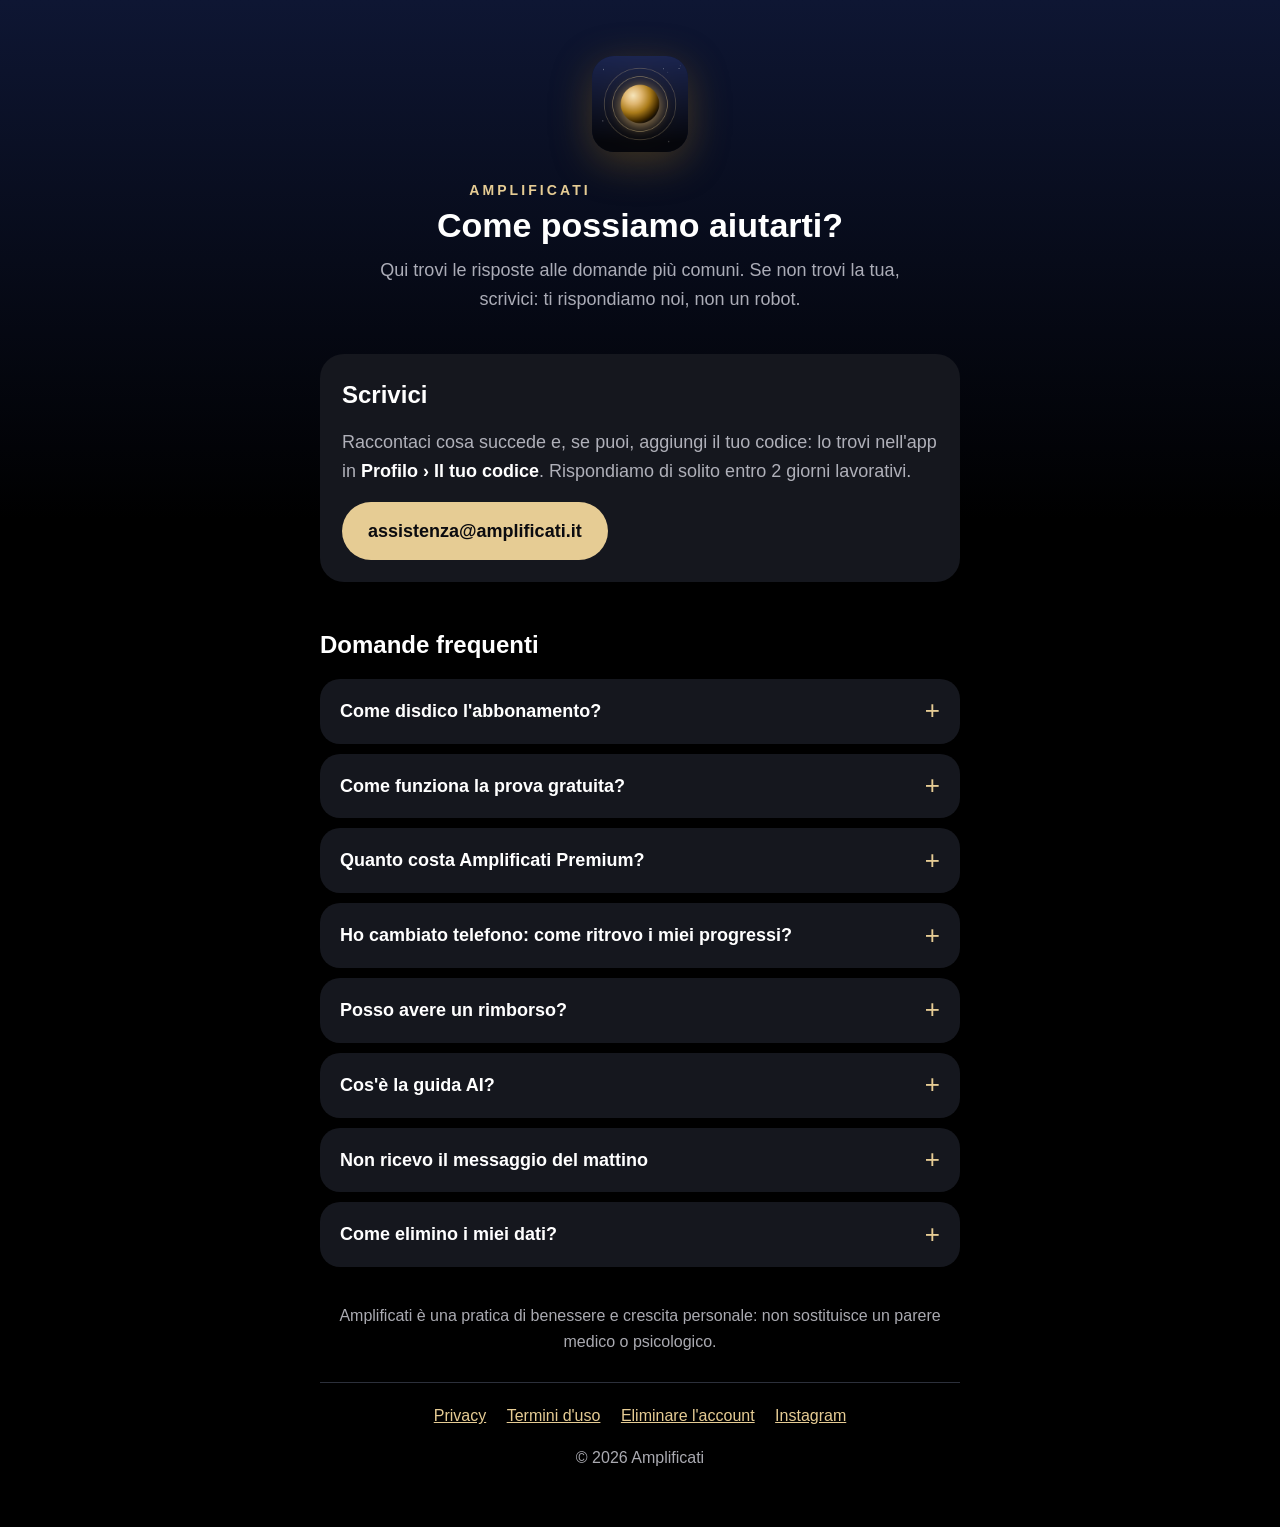
<file: index.html>
<!doctype html>
<html lang="it">
<head>
  <meta charset="utf-8">
  <meta name="viewport" content="width=device-width, initial-scale=1">
  <title>Amplificati · Assistenza</title>
  <meta name="description" content="Assistenza di Amplificati, l'app per la manifestazione e la legge d'attrazione: contatti e domande frequenti su abbonamento, prova gratuita, guida AI e dati.">
  <link rel="icon" href="icona.png">
  <link rel="apple-touch-icon" href="icona.png">
  <style>
    :root {
      --sfondo: #000;
      --sfondo-alto: #0e1633;
      --scheda: #15171e;
      --bordo: #2c303b;
      --testo: #fff;
      --secondario: rgba(235, 235, 245, 0.72);
      --accento: #e6cc94;
      --su-accento: #0b0b0f;
    }
    * { box-sizing: border-box; }
    html { -webkit-text-size-adjust: 100%; }
    body {
      margin: 0;
      background: linear-gradient(180deg, var(--sfondo-alto) 0, var(--sfondo) 520px) no-repeat, var(--sfondo);
      color: var(--testo);
      font: 18px/1.6 -apple-system, BlinkMacSystemFont, "SF Pro Text", "Segoe UI", Roboto, Helvetica, Arial, sans-serif;
    }
    main { max-width: 680px; margin: 0 auto; padding: 56px 20px 40px; }
    header { text-align: center; margin-bottom: 40px; }
    header img { width: 96px; height: 96px; border-radius: 22px; box-shadow: 0 10px 40px rgba(172, 125, 27, 0.35); }
    .marchio { margin: 18px 0 4px; font-size: 14px; letter-spacing: 0.22em; color: var(--accento); font-weight: 600; }
    h1 { margin: 0 0 10px; font-size: 34px; line-height: 1.2; }
    header p { margin: 0 auto; max-width: 30em; color: var(--secondario); }
    h2 { font-size: 24px; margin: 44px 0 14px; }
    .contatto { background: var(--scheda); border-radius: 24px; padding: 22px; }
    .contatto p { margin: 0 0 16px; color: var(--secondario); }
    .bottone {
      display: inline-block; background: var(--accento); color: var(--su-accento);
      text-decoration: none; font-weight: 600; padding: 15px 26px; border-radius: 999px;
      min-height: 52px; word-break: break-all;
    }
    .bottone:focus-visible, summary:focus-visible, a:focus-visible { outline: 3px solid var(--accento); outline-offset: 3px; }
    details { background: var(--scheda); border-radius: 20px; margin-bottom: 10px; }
    summary {
      cursor: pointer; list-style: none; padding: 18px 52px 18px 20px; font-weight: 600; position: relative;
    }
    summary::-webkit-details-marker { display: none; }
    summary::after {
      content: "+"; position: absolute; right: 20px; top: 50%; transform: translateY(-50%);
      color: var(--accento); font-size: 26px; font-weight: 400;
    }
    details[open] summary::after { content: "–"; }
    details > div { padding: 0 20px 18px; color: var(--secondario); }
    details > div p { margin: 0 0 10px; }
    details > div p:last-child { margin-bottom: 0; }
    strong { color: var(--testo); font-weight: 600; }
    a { color: var(--accento); }
    .nota { margin-top: 36px; font-size: 16px; color: var(--secondario); text-align: center; }
    footer {
      margin-top: 28px; padding-top: 20px; border-top: 1px solid var(--bordo);
      font-size: 16px; color: var(--secondario); text-align: center;
    }
    footer a { margin: 0 8px; }
    @media (max-width: 420px) {
      main { padding-top: 40px; }
      h1 { font-size: 30px; }
    }
  </style>
</head>
<body>
  <main>
    <header>
      <img src="icona.png" alt="" width="96" height="96">
      <p class="marchio">AMPLIFICATI</p>
      <h1>Come possiamo aiutarti?</h1>
      <p>Qui trovi le risposte alle domande più comuni. Se non trovi la tua, scrivici: ti rispondiamo noi, non un robot.</p>
    </header>

    <section class="contatto" aria-labelledby="scrivici">
      <h2 id="scrivici" style="margin-top:0">Scrivici</h2>
      <p>Raccontaci cosa succede e, se puoi, aggiungi il tuo codice: lo trovi nell'app in <strong>Profilo › Il tuo codice</strong>. Rispondiamo di solito entro 2 giorni lavorativi.</p>
      <a class="bottone" href="mailto:assistenza@amplificati.it?subject=Assistenza%20Amplificati">assistenza@amplificati.it</a>
    </section>

    <h2>Domande frequenti</h2>

    <details>
      <summary>Come disdico l'abbonamento?</summary>
      <div>
        <p>Su iPhone: <strong>Impostazioni › il tuo nome › Abbonamenti › Amplificati › Annulla abbonamento</strong>. Oppure, nell'app, apri il <strong>Profilo</strong> e tocca <strong>Gestisci abbonamento</strong>.</p>
        <p>Su Android: apri il <strong>Play Store</strong>, tocca la tua foto › <strong>Pagamenti e abbonamenti › Abbonamenti › Amplificati › Annulla abbonamento</strong>.</p>
        <p>Disinstallare l'app non disdice l'abbonamento. Dopo la disdetta continui a usare Premium fino alla fine del periodo già pagato.</p>
      </div>
    </details>

    <details>
      <summary>Come funziona la prova gratuita?</summary>
      <div>
        <p>Con il piano annuale hai <strong>7 giorni gratis</strong> e oggi non paghi nulla. Se hai le notifiche attive, ti avvisiamo 2 giorni prima della fine.</p>
        <p>Se non disdici, alla fine della prova parte l'abbonamento annuale. Per non pagare nulla, disdici <strong>almeno 24 ore prima</strong> della fine della prova.</p>
      </div>
    </details>

    <details>
      <summary>Quanto costa Amplificati Premium?</summary>
      <div>
        <p><strong>19,99 € all'anno</strong> (con 7 giorni di prova gratuita) oppure <strong>3,99 € al mese</strong>. L'abbonamento si rinnova automaticamente finché non lo disdici.</p>
        <p>Il messaggio del giorno, la carta, il diario, il primo giorno di ogni percorso e una frequenza al giorno restano sempre gratis.</p>
      </div>
    </details>

    <details>
      <summary>Ho cambiato telefono: come ritrovo i miei progressi?</summary>
      <div>
        <p>Se avevi fatto l'accesso (con Apple, Google o la tua email), apri Amplificati sul telefono nuovo e accedi nello stesso modo: ritrovi diario, percorsi e affermazioni.</p>
        <p>L'abbonamento si recupera con lo <strong>stesso ID Apple</strong> (iPhone) o lo <strong>stesso account Google</strong> (Android): tocca <strong>Ripristina acquisti</strong>, nel Profilo o nella pagina dell'abbonamento.</p>
        <p>Se usavi l'app senza account, i progressi tornano solo ripristinando il backup del vecchio telefono. Per non rischiare, nel Profilo tocca <strong>Salva i tuoi progressi</strong>.</p>
      </div>
    </details>

    <details>
      <summary>Posso avere un rimborso?</summary>
      <div>
        <p>Su iPhone i pagamenti li gestisce Apple: puoi chiedere un rimborso su <a href="https://reportaproblem.apple.com" rel="noopener">reportaproblem.apple.com</a>, con il tuo ID Apple.</p>
        <p>Su Android li gestisce Google Play: trovi come chiedere un rimborso nella <a href="https://support.google.com/googleplay/answer/2479637" rel="noopener">guida di Google Play</a>.</p>
      </div>
    </details>

    <details>
      <summary>Cos'è la guida AI?</summary>
      <div>
        <p>È un'intelligenza artificiale a cui racconti come ti senti: ti ascolta e ti aiuta a fare chiarezza. È inclusa in Premium, fino a 25 messaggi al giorno.</p>
        <p>Prima di usarla ti chiediamo il consenso. Puoi ritirarlo quando vuoi dal <strong>Profilo</strong>, e cancellare la conversazione dalla guida.</p>
      </div>
    </details>

    <details>
      <summary>Non ricevo il messaggio del mattino</summary>
      <div>
        <p>Controlla che le notifiche siano attive in <strong>Impostazioni › Notifiche › Amplificati</strong>. Nel <strong>Profilo</strong> dell'app puoi scegliere l'orario del messaggio.</p>
      </div>
    </details>

    <details>
      <summary>Come elimino i miei dati?</summary>
      <div>
        <p>Nell'app apri il <strong>Profilo</strong> e tocca <strong>Elimina i miei dati</strong>: cancelliamo il tuo account e tutto quello che hai salvato sui nostri server.</p>
        <p>Se non hai più l'app, puoi chiederci la cancellazione per email: trovi come fare nella pagina <a href="elimina-account/">Eliminare l'account</a>.</p>
        <p>L'abbonamento è gestito da Apple o da Google: se è attivo, disdicilo a parte (vedi sopra).</p>
      </div>
    </details>

    <p class="nota">Amplificati è una pratica di benessere e crescita personale: non sostituisce un parere medico o psicologico.</p>

    <footer>
      <a href="privacy/">Privacy</a>
      <a href="termini/">Termini d'uso</a>
      <a href="elimina-account/">Eliminare l'account</a>
      <a href="https://www.instagram.com/amplificatii/" rel="noopener">Instagram</a>
      <p>© 2026 Amplificati</p>
    </footer>
  </main>
</body>
</html>
</file>
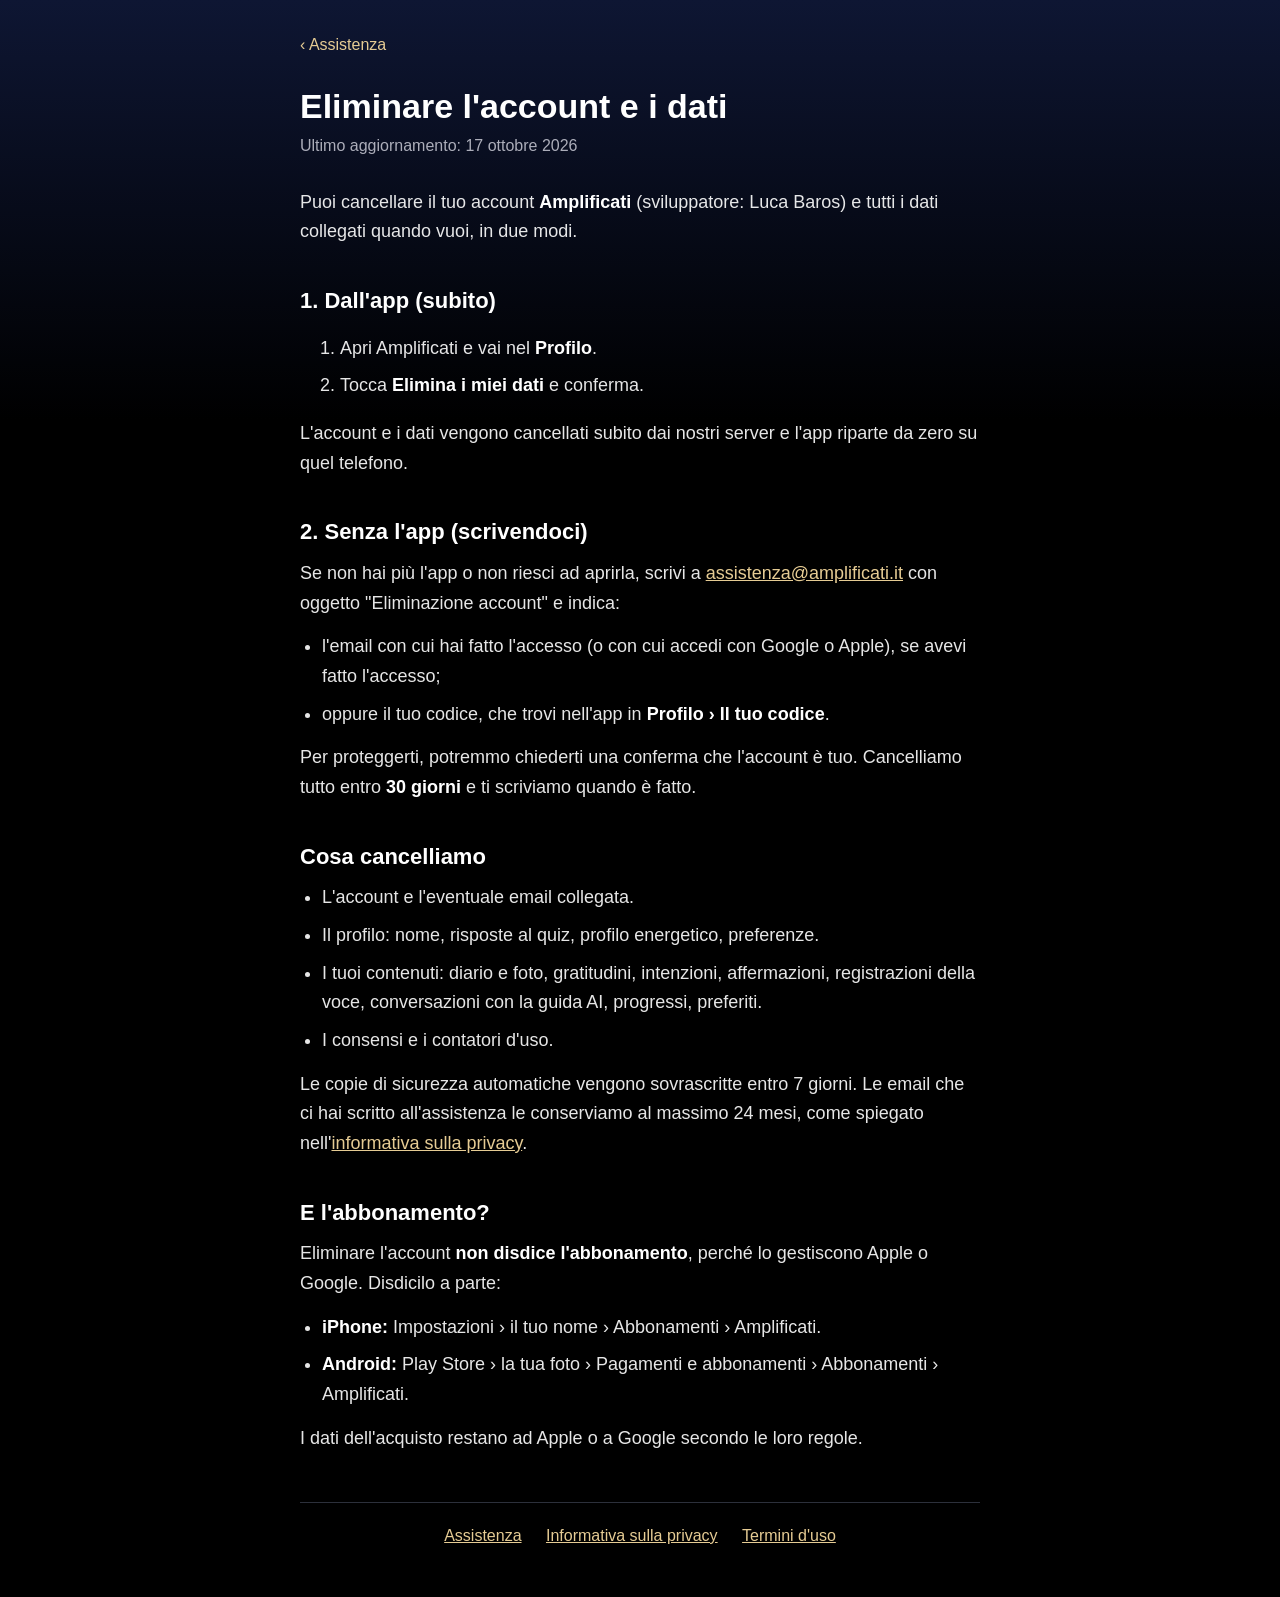
<file: elimina-account/index.html>
<!doctype html>
<html lang="it">
<head>
  <meta charset="utf-8">
  <meta name="viewport" content="width=device-width, initial-scale=1">
  <title>Amplificati · Eliminare l'account</title>
  <meta name="description" content="Come eliminare il tuo account Amplificati e tutti i tuoi dati, dall'app o scrivendo all'assistenza.">
  <link rel="icon" href="../icona.png">
  <link rel="stylesheet" href="../documento.css">
</head>
<body>
  <main>
    <p class="indietro"><a href="../">‹ Assistenza</a></p>
    <h1>Eliminare l'account e i dati</h1>
    <p class="data">Ultimo aggiornamento: 17 ottobre 2026</p>

    <p>Puoi cancellare il tuo account <strong>Amplificati</strong> (sviluppatore: Luca Baros) e tutti i dati collegati quando vuoi, in due modi.</p>

    <h2>1. Dall'app (subito)</h2>
    <ol>
      <li>Apri Amplificati e vai nel <strong>Profilo</strong>.</li>
      <li>Tocca <strong>Elimina i miei dati</strong> e conferma.</li>
    </ol>
    <p>L'account e i dati vengono cancellati subito dai nostri server e l'app riparte da zero su quel telefono.</p>

    <h2>2. Senza l'app (scrivendoci)</h2>
    <p>Se non hai più l'app o non riesci ad aprirla, scrivi a <a href="mailto:assistenza@amplificati.it?subject=Eliminazione%20account%20Amplificati">assistenza@amplificati.it</a> con oggetto "Eliminazione account" e indica:</p>
    <ul>
      <li>l'email con cui hai fatto l'accesso (o con cui accedi con Google o Apple), se avevi fatto l'accesso;</li>
      <li>oppure il tuo codice, che trovi nell'app in <strong>Profilo › Il tuo codice</strong>.</li>
    </ul>
    <p>Per proteggerti, potremmo chiederti una conferma che l'account è tuo. Cancelliamo tutto entro <strong>30 giorni</strong> e ti scriviamo quando è fatto.</p>

    <h2>Cosa cancelliamo</h2>
    <ul>
      <li>L'account e l'eventuale email collegata.</li>
      <li>Il profilo: nome, risposte al quiz, profilo energetico, preferenze.</li>
      <li>I tuoi contenuti: diario e foto, gratitudini, intenzioni, affermazioni, registrazioni della voce, conversazioni con la guida AI, progressi, preferiti.</li>
      <li>I consensi e i contatori d'uso.</li>
    </ul>
    <p>Le copie di sicurezza automatiche vengono sovrascritte entro 7 giorni. Le email che ci hai scritto all'assistenza le conserviamo al massimo 24 mesi, come spiegato nell'<a href="../privacy/">informativa sulla privacy</a>.</p>

    <h2>E l'abbonamento?</h2>
    <p>Eliminare l'account <strong>non disdice l'abbonamento</strong>, perché lo gestiscono Apple o Google. Disdicilo a parte:</p>
    <ul>
      <li><strong>iPhone:</strong> Impostazioni › il tuo nome › Abbonamenti › Amplificati.</li>
      <li><strong>Android:</strong> Play Store › la tua foto › Pagamenti e abbonamenti › Abbonamenti › Amplificati.</li>
    </ul>
    <p>I dati dell'acquisto restano ad Apple o a Google secondo le loro regole.</p>

    <footer>
      <a href="../">Assistenza</a>
      <a href="../privacy/">Informativa sulla privacy</a>
      <a href="../termini/">Termini d'uso</a>
    </footer>
  </main>
</body>
</html>
</file>
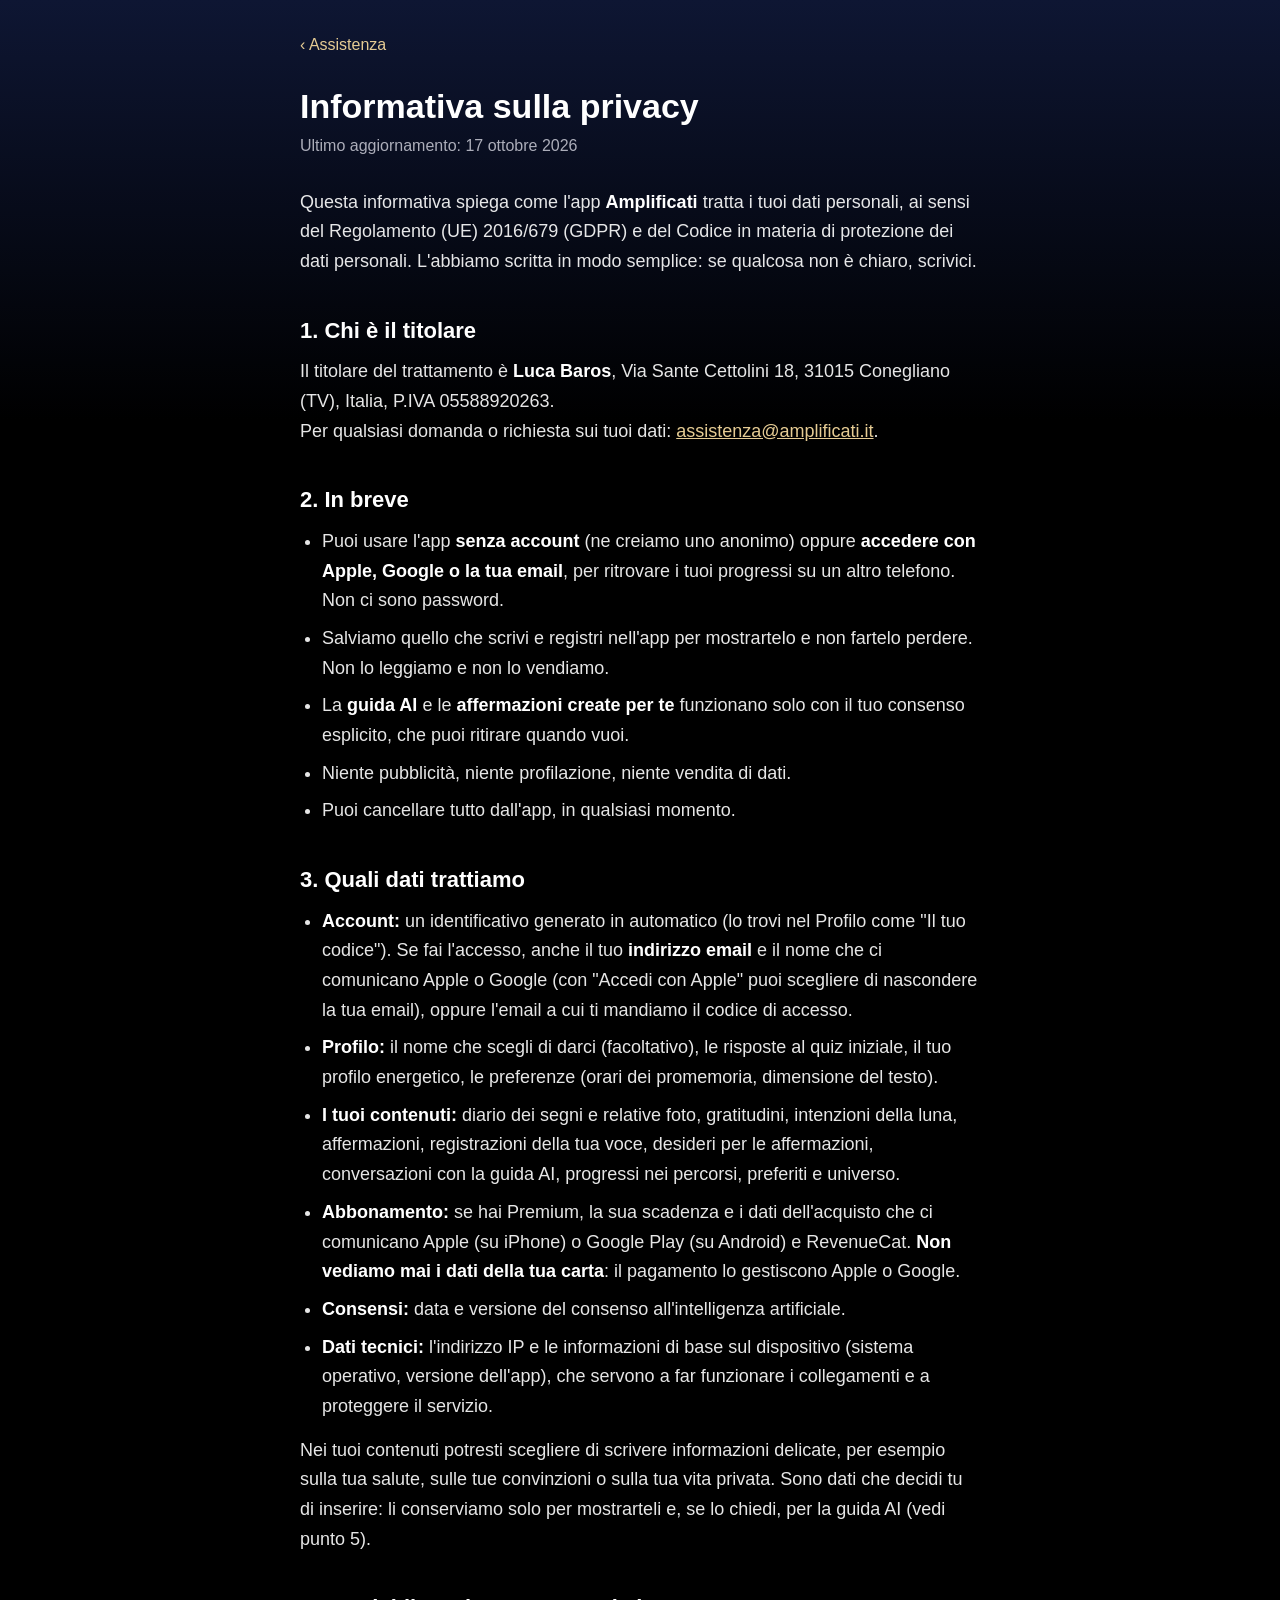
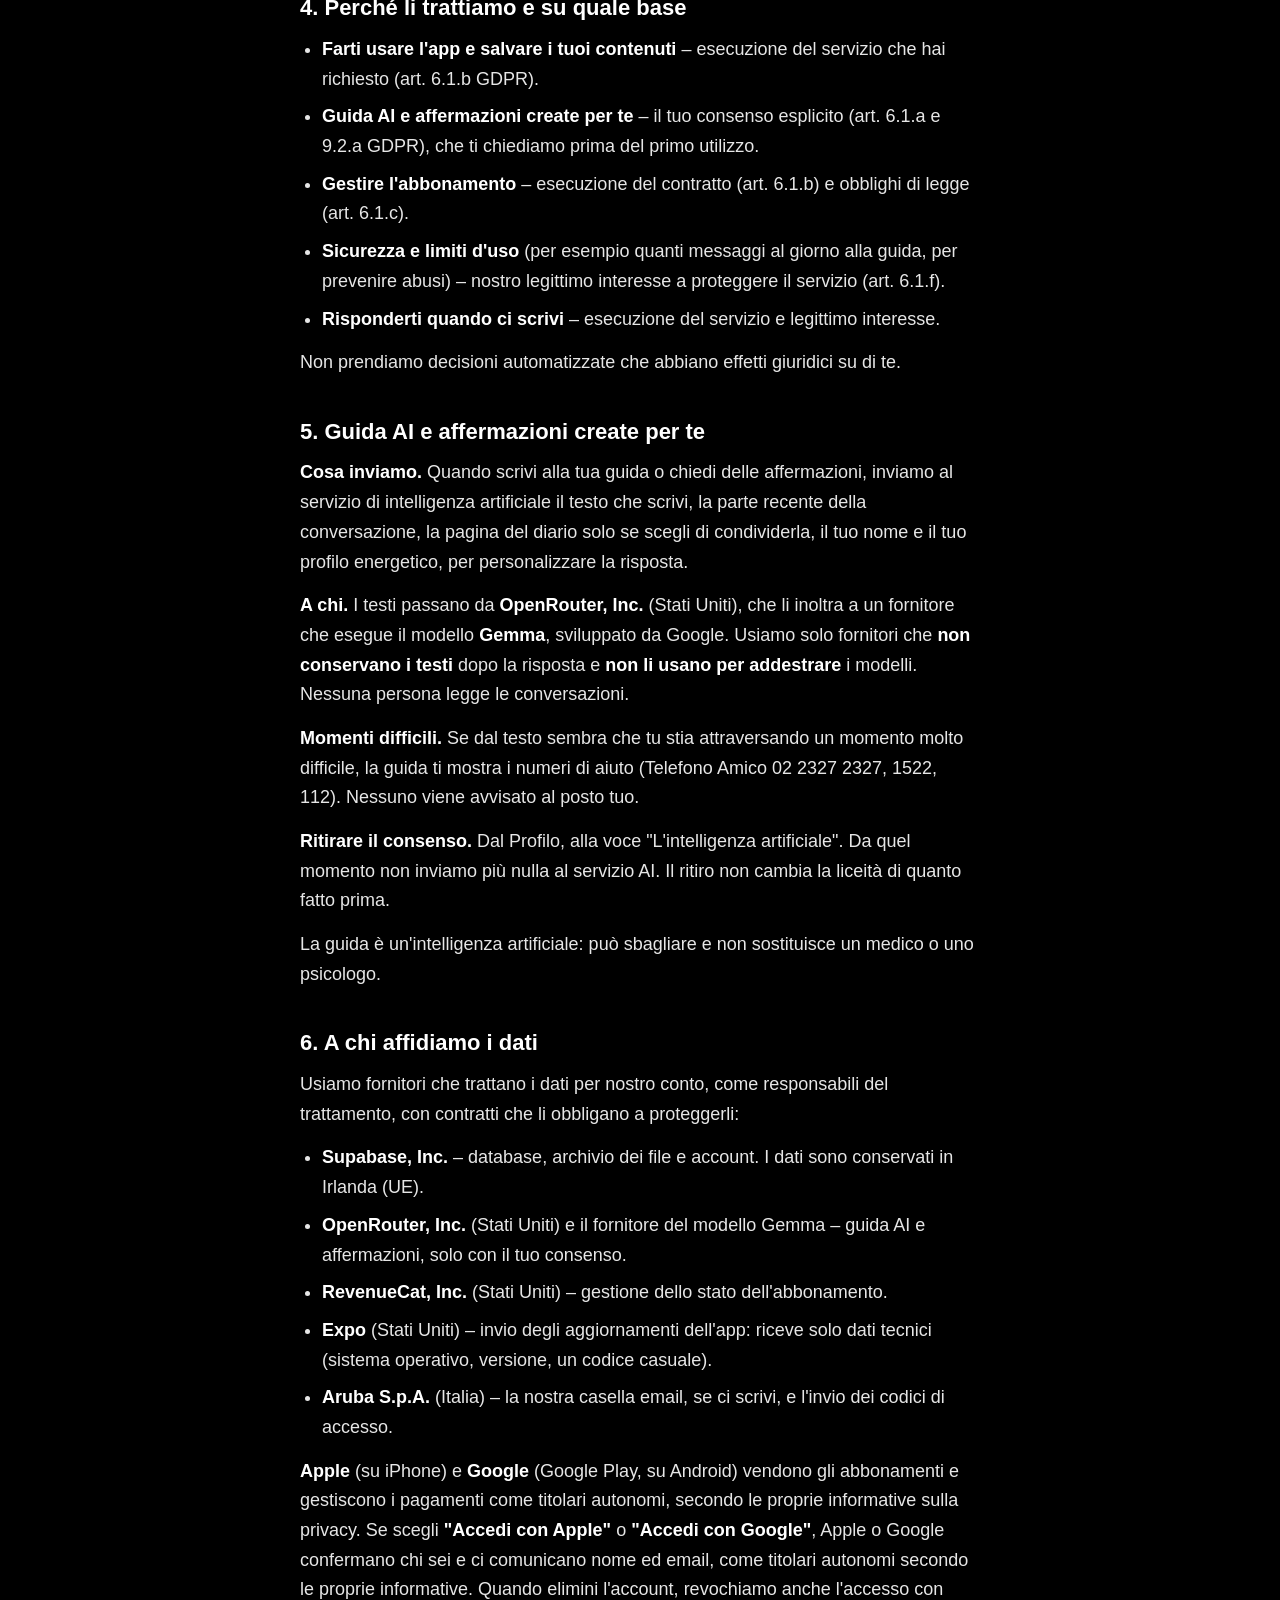
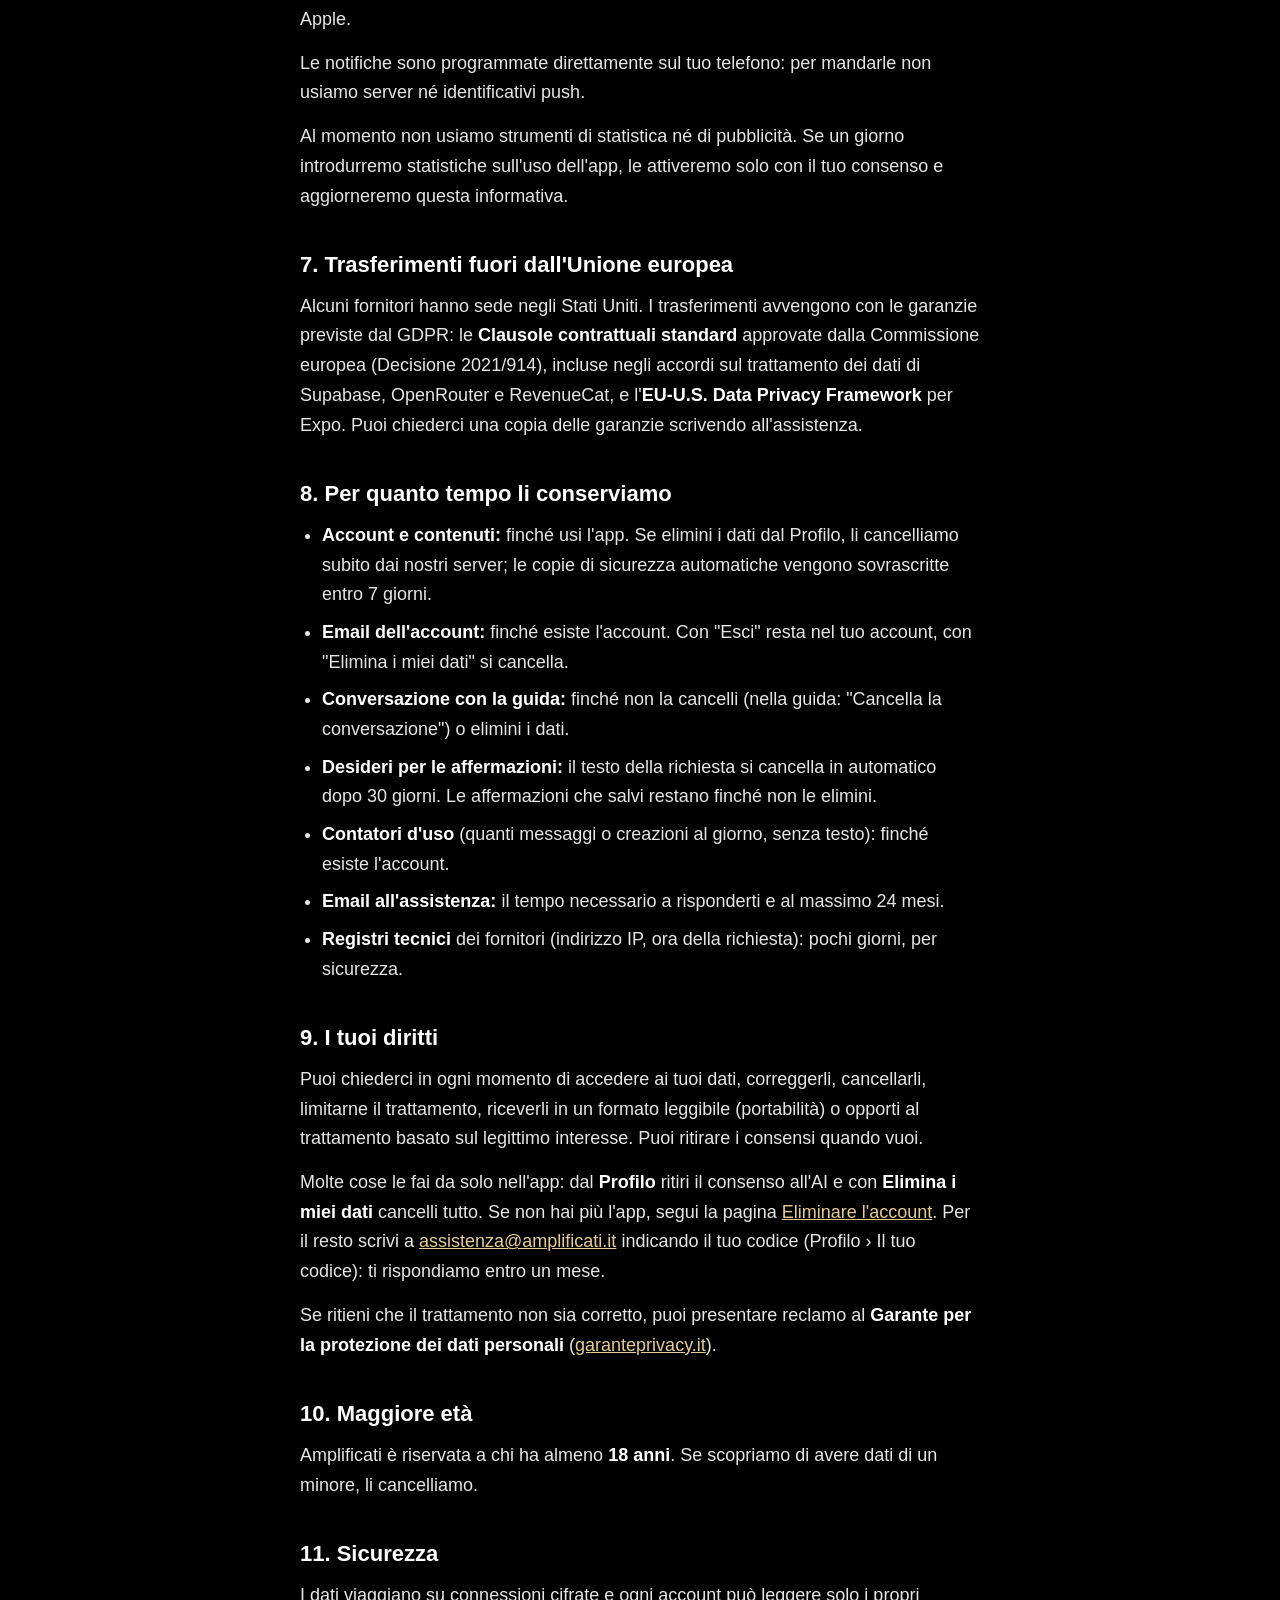
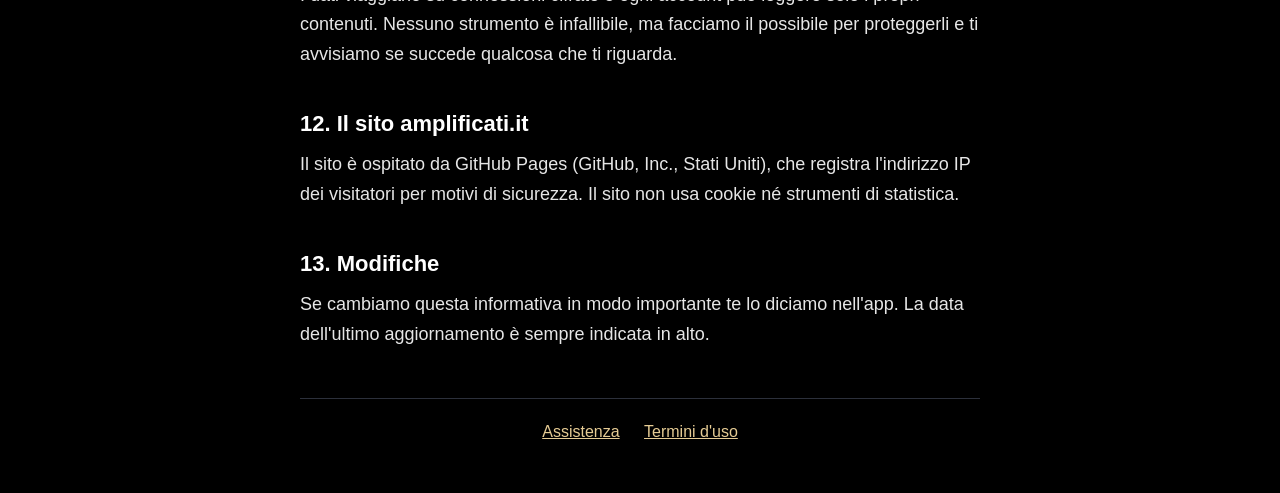
<file: privacy/index.html>
<!doctype html>
<html lang="it">
<head>
  <meta charset="utf-8">
  <meta name="viewport" content="width=device-width, initial-scale=1">
  <title>Amplificati · Informativa sulla privacy</title>
  <meta name="description" content="Come l'app Amplificati tratta i tuoi dati personali: quali dati, perché, con quali fornitori, per quanto tempo e quali sono i tuoi diritti.">
  <link rel="icon" href="../icona.png">
  <link rel="stylesheet" href="../documento.css">
</head>
<body>
  <main>
    <p class="indietro"><a href="../">‹ Assistenza</a></p>
    <h1>Informativa sulla privacy</h1>
    <p class="data">Ultimo aggiornamento: 17 ottobre 2026</p>

    <p>Questa informativa spiega come l'app <strong>Amplificati</strong> tratta i tuoi dati personali, ai sensi del Regolamento (UE) 2016/679 (GDPR) e del Codice in materia di protezione dei dati personali. L'abbiamo scritta in modo semplice: se qualcosa non è chiaro, scrivici.</p>

    <h2>1. Chi è il titolare</h2>
    <p>Il titolare del trattamento è <strong>Luca Baros</strong>, Via Sante Cettolini 18, 31015 Conegliano (TV), Italia, P.IVA 05588920263.<br>
    Per qualsiasi domanda o richiesta sui tuoi dati: <a href="mailto:assistenza@amplificati.it">assistenza@amplificati.it</a>.</p>

    <h2>2. In breve</h2>
    <ul>
      <li>Puoi usare l'app <strong>senza account</strong> (ne creiamo uno anonimo) oppure <strong>accedere con Apple, Google o la tua email</strong>, per ritrovare i tuoi progressi su un altro telefono. Non ci sono password.</li>
      <li>Salviamo quello che scrivi e registri nell'app per mostrartelo e non fartelo perdere. Non lo leggiamo e non lo vendiamo.</li>
      <li>La <strong>guida AI</strong> e le <strong>affermazioni create per te</strong> funzionano solo con il tuo consenso esplicito, che puoi ritirare quando vuoi.</li>
      <li>Niente pubblicità, niente profilazione, niente vendita di dati.</li>
      <li>Puoi cancellare tutto dall'app, in qualsiasi momento.</li>
    </ul>

    <h2>3. Quali dati trattiamo</h2>
    <ul>
      <li><strong>Account:</strong> un identificativo generato in automatico (lo trovi nel Profilo come "Il tuo codice"). Se fai l'accesso, anche il tuo <strong>indirizzo email</strong> e il nome che ci comunicano Apple o Google (con "Accedi con Apple" puoi scegliere di nascondere la tua email), oppure l'email a cui ti mandiamo il codice di accesso.</li>
      <li><strong>Profilo:</strong> il nome che scegli di darci (facoltativo), le risposte al quiz iniziale, il tuo profilo energetico, le preferenze (orari dei promemoria, dimensione del testo).</li>
      <li><strong>I tuoi contenuti:</strong> diario dei segni e relative foto, gratitudini, intenzioni della luna, affermazioni, registrazioni della tua voce, desideri per le affermazioni, conversazioni con la guida AI, progressi nei percorsi, preferiti e universo.</li>
      <li><strong>Abbonamento:</strong> se hai Premium, la sua scadenza e i dati dell'acquisto che ci comunicano Apple (su iPhone) o Google Play (su Android) e RevenueCat. <strong>Non vediamo mai i dati della tua carta</strong>: il pagamento lo gestiscono Apple o Google.</li>
      <li><strong>Consensi:</strong> data e versione del consenso all'intelligenza artificiale.</li>
      <li><strong>Dati tecnici:</strong> l'indirizzo IP e le informazioni di base sul dispositivo (sistema operativo, versione dell'app), che servono a far funzionare i collegamenti e a proteggere il servizio.</li>
    </ul>
    <p>Nei tuoi contenuti potresti scegliere di scrivere informazioni delicate, per esempio sulla tua salute, sulle tue convinzioni o sulla tua vita privata. Sono dati che decidi tu di inserire: li conserviamo solo per mostrarteli e, se lo chiedi, per la guida AI (vedi punto 5).</p>

    <h2>4. Perché li trattiamo e su quale base</h2>
    <ul>
      <li><strong>Farti usare l'app e salvare i tuoi contenuti</strong> – esecuzione del servizio che hai richiesto (art. 6.1.b GDPR).</li>
      <li><strong>Guida AI e affermazioni create per te</strong> – il tuo consenso esplicito (art. 6.1.a e 9.2.a GDPR), che ti chiediamo prima del primo utilizzo.</li>
      <li><strong>Gestire l'abbonamento</strong> – esecuzione del contratto (art. 6.1.b) e obblighi di legge (art. 6.1.c).</li>
      <li><strong>Sicurezza e limiti d'uso</strong> (per esempio quanti messaggi al giorno alla guida, per prevenire abusi) – nostro legittimo interesse a proteggere il servizio (art. 6.1.f).</li>
      <li><strong>Risponderti quando ci scrivi</strong> – esecuzione del servizio e legittimo interesse.</li>
    </ul>
    <p>Non prendiamo decisioni automatizzate che abbiano effetti giuridici su di te.</p>

    <h2>5. Guida AI e affermazioni create per te</h2>
    <p><strong>Cosa inviamo.</strong> Quando scrivi alla tua guida o chiedi delle affermazioni, inviamo al servizio di intelligenza artificiale il testo che scrivi, la parte recente della conversazione, la pagina del diario solo se scegli di condividerla, il tuo nome e il tuo profilo energetico, per personalizzare la risposta.</p>
    <p><strong>A chi.</strong> I testi passano da <strong>OpenRouter, Inc.</strong> (Stati Uniti), che li inoltra a un fornitore che esegue il modello <strong>Gemma</strong>, sviluppato da Google. Usiamo solo fornitori che <strong>non conservano i testi</strong> dopo la risposta e <strong>non li usano per addestrare</strong> i modelli. Nessuna persona legge le conversazioni.</p>
    <p><strong>Momenti difficili.</strong> Se dal testo sembra che tu stia attraversando un momento molto difficile, la guida ti mostra i numeri di aiuto (Telefono Amico 02 2327 2327, 1522, 112). Nessuno viene avvisato al posto tuo.</p>
    <p><strong>Ritirare il consenso.</strong> Dal Profilo, alla voce "L'intelligenza artificiale". Da quel momento non inviamo più nulla al servizio AI. Il ritiro non cambia la liceità di quanto fatto prima.</p>
    <p>La guida è un'intelligenza artificiale: può sbagliare e non sostituisce un medico o uno psicologo.</p>

    <h2>6. A chi affidiamo i dati</h2>
    <p>Usiamo fornitori che trattano i dati per nostro conto, come responsabili del trattamento, con contratti che li obbligano a proteggerli:</p>
    <ul>
      <li><strong>Supabase, Inc.</strong> – database, archivio dei file e account. I dati sono conservati in Irlanda (UE).</li>
      <li><strong>OpenRouter, Inc.</strong> (Stati Uniti) e il fornitore del modello Gemma – guida AI e affermazioni, solo con il tuo consenso.</li>
      <li><strong>RevenueCat, Inc.</strong> (Stati Uniti) – gestione dello stato dell'abbonamento.</li>
      <li><strong>Expo</strong> (Stati Uniti) – invio degli aggiornamenti dell'app: riceve solo dati tecnici (sistema operativo, versione, un codice casuale).</li>
      <li><strong>Aruba S.p.A.</strong> (Italia) – la nostra casella email, se ci scrivi, e l'invio dei codici di accesso.</li>
    </ul>
    <p><strong>Apple</strong> (su iPhone) e <strong>Google</strong> (Google Play, su Android) vendono gli abbonamenti e gestiscono i pagamenti come titolari autonomi, secondo le proprie informative sulla privacy. Se scegli <strong>"Accedi con Apple"</strong> o <strong>"Accedi con Google"</strong>, Apple o Google confermano chi sei e ci comunicano nome ed email, come titolari autonomi secondo le proprie informative. Quando elimini l'account, revochiamo anche l'accesso con Apple.</p>
    <p>Le notifiche sono programmate direttamente sul tuo telefono: per mandarle non usiamo server né identificativi push.</p>
    <p>Al momento non usiamo strumenti di statistica né di pubblicità. Se un giorno introdurremo statistiche sull'uso dell'app, le attiveremo solo con il tuo consenso e aggiorneremo questa informativa.</p>

    <h2>7. Trasferimenti fuori dall'Unione europea</h2>
    <p>Alcuni fornitori hanno sede negli Stati Uniti. I trasferimenti avvengono con le garanzie previste dal GDPR: le <strong>Clausole contrattuali standard</strong> approvate dalla Commissione europea (Decisione 2021/914), incluse negli accordi sul trattamento dei dati di Supabase, OpenRouter e RevenueCat, e l'<strong>EU-U.S. Data Privacy Framework</strong> per Expo. Puoi chiederci una copia delle garanzie scrivendo all'assistenza.</p>

    <h2>8. Per quanto tempo li conserviamo</h2>
    <ul>
      <li><strong>Account e contenuti:</strong> finché usi l'app. Se elimini i dati dal Profilo, li cancelliamo subito dai nostri server; le copie di sicurezza automatiche vengono sovrascritte entro 7 giorni.</li>
      <li><strong>Email dell'account:</strong> finché esiste l'account. Con "Esci" resta nel tuo account, con "Elimina i miei dati" si cancella.</li>
      <li><strong>Conversazione con la guida:</strong> finché non la cancelli (nella guida: "Cancella la conversazione") o elimini i dati.</li>
      <li><strong>Desideri per le affermazioni:</strong> il testo della richiesta si cancella in automatico dopo 30 giorni. Le affermazioni che salvi restano finché non le elimini.</li>
      <li><strong>Contatori d'uso</strong> (quanti messaggi o creazioni al giorno, senza testo): finché esiste l'account.</li>
      <li><strong>Email all'assistenza:</strong> il tempo necessario a risponderti e al massimo 24 mesi.</li>
      <li><strong>Registri tecnici</strong> dei fornitori (indirizzo IP, ora della richiesta): pochi giorni, per sicurezza.</li>
    </ul>

    <h2>9. I tuoi diritti</h2>
    <p>Puoi chiederci in ogni momento di accedere ai tuoi dati, correggerli, cancellarli, limitarne il trattamento, riceverli in un formato leggibile (portabilità) o opporti al trattamento basato sul legittimo interesse. Puoi ritirare i consensi quando vuoi.</p>
    <p>Molte cose le fai da solo nell'app: dal <strong>Profilo</strong> ritiri il consenso all'AI e con <strong>Elimina i miei dati</strong> cancelli tutto. Se non hai più l'app, segui la pagina <a href="../elimina-account/">Eliminare l'account</a>. Per il resto scrivi a <a href="mailto:assistenza@amplificati.it">assistenza@amplificati.it</a> indicando il tuo codice (Profilo › Il tuo codice): ti rispondiamo entro un mese.</p>
    <p>Se ritieni che il trattamento non sia corretto, puoi presentare reclamo al <strong>Garante per la protezione dei dati personali</strong> (<a href="https://www.garanteprivacy.it" rel="noopener">garanteprivacy.it</a>).</p>

    <h2>10. Maggiore età</h2>
    <p>Amplificati è riservata a chi ha almeno <strong>18 anni</strong>. Se scopriamo di avere dati di un minore, li cancelliamo.</p>

    <h2>11. Sicurezza</h2>
    <p>I dati viaggiano su connessioni cifrate e ogni account può leggere solo i propri contenuti. Nessuno strumento è infallibile, ma facciamo il possibile per proteggerli e ti avvisiamo se succede qualcosa che ti riguarda.</p>

    <h2>12. Il sito amplificati.it</h2>
    <p>Il sito è ospitato da GitHub Pages (GitHub, Inc., Stati Uniti), che registra l'indirizzo IP dei visitatori per motivi di sicurezza. Il sito non usa cookie né strumenti di statistica.</p>

    <h2>13. Modifiche</h2>
    <p>Se cambiamo questa informativa in modo importante te lo diciamo nell'app. La data dell'ultimo aggiornamento è sempre indicata in alto.</p>

    <footer>
      <a href="../">Assistenza</a>
      <a href="../termini/">Termini d'uso</a>
    </footer>
  </main>
</body>
</html>
</file>
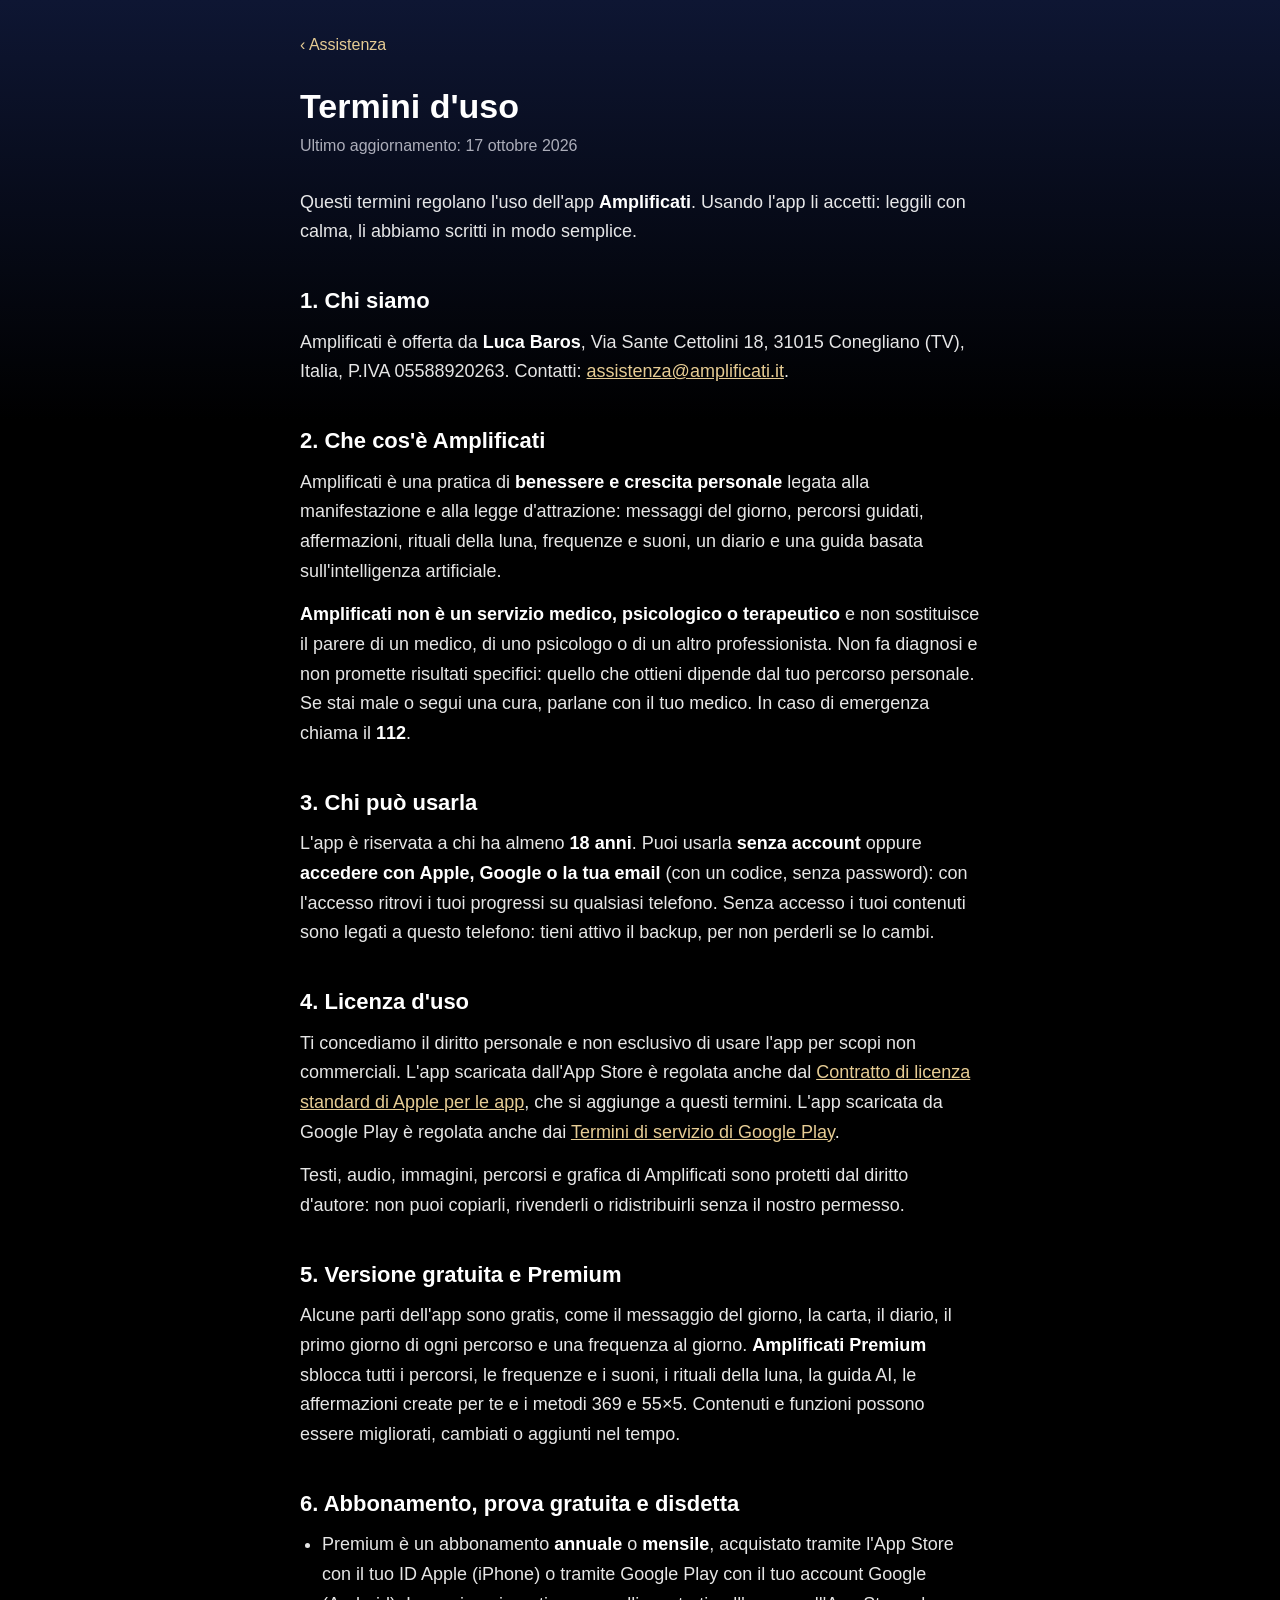
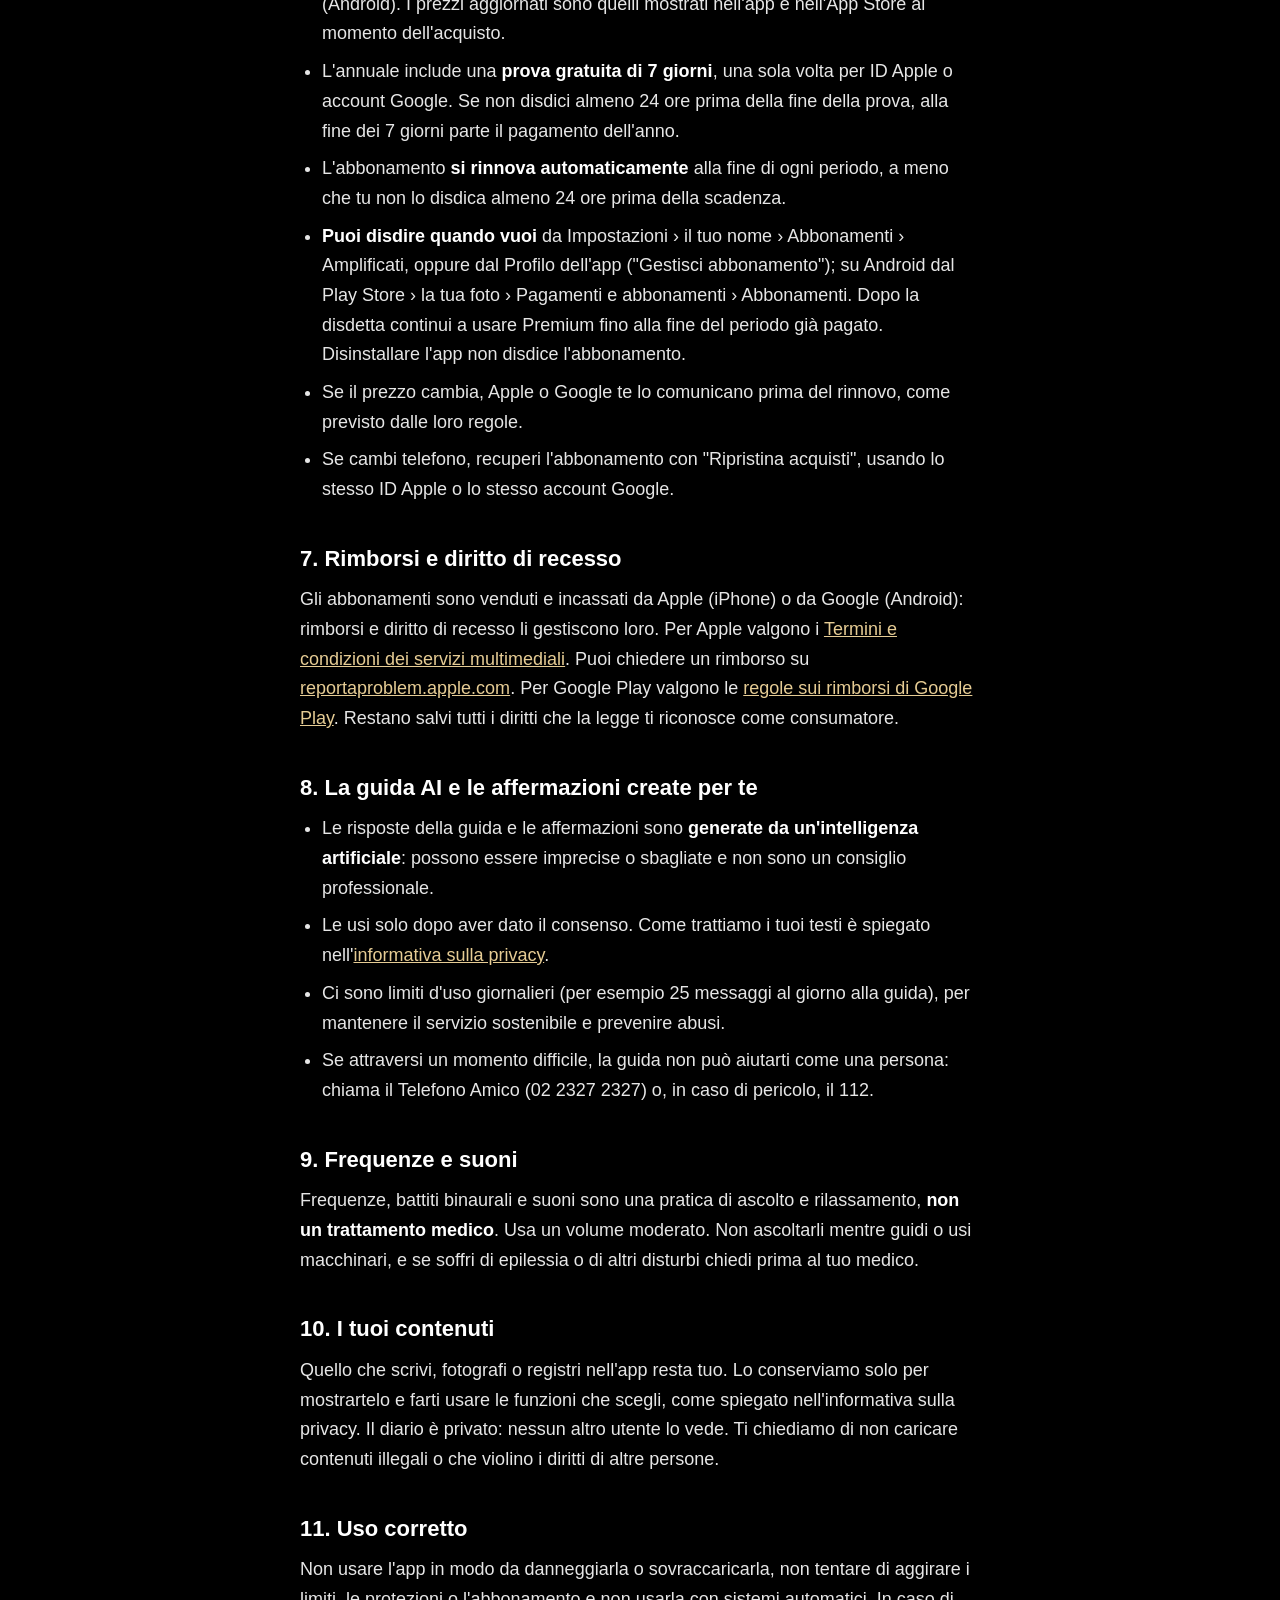
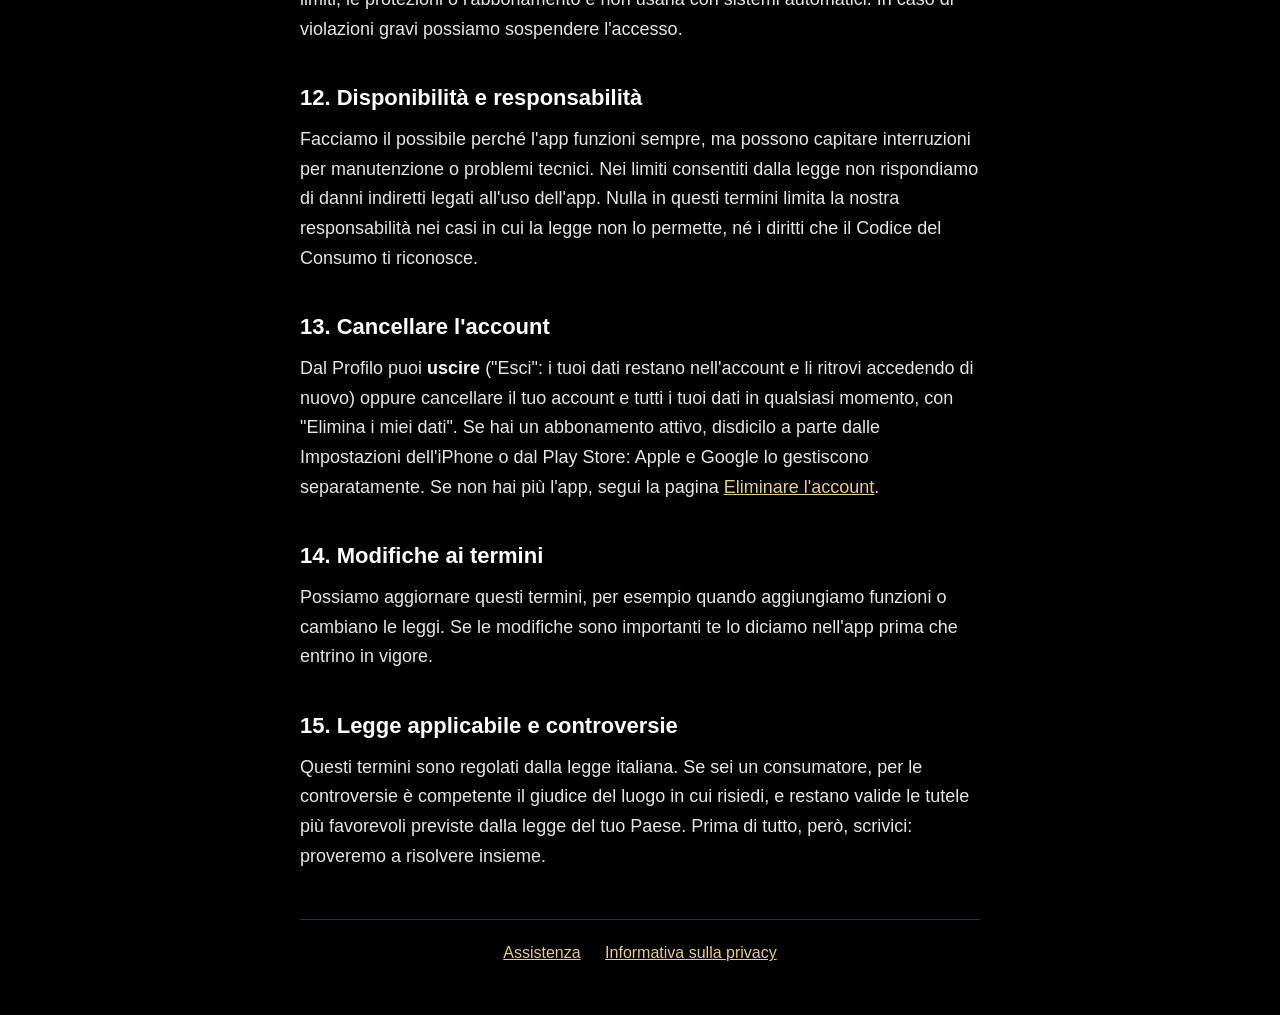
<file: termini/index.html>
<!doctype html>
<html lang="it">
<head>
  <meta charset="utf-8">
  <meta name="viewport" content="width=device-width, initial-scale=1">
  <title>Amplificati · Termini d'uso</title>
  <meta name="description" content="Termini d'uso dell'app Amplificati: il servizio, l'abbonamento Premium, la guida AI, le avvertenze e i tuoi diritti.">
  <link rel="icon" href="../icona.png">
  <link rel="stylesheet" href="../documento.css">
</head>
<body>
  <main>
    <p class="indietro"><a href="../">‹ Assistenza</a></p>
    <h1>Termini d'uso</h1>
    <p class="data">Ultimo aggiornamento: 17 ottobre 2026</p>

    <p>Questi termini regolano l'uso dell'app <strong>Amplificati</strong>. Usando l'app li accetti: leggili con calma, li abbiamo scritti in modo semplice.</p>

    <h2>1. Chi siamo</h2>
    <p>Amplificati è offerta da <strong>Luca Baros</strong>, Via Sante Cettolini 18, 31015 Conegliano (TV), Italia, P.IVA 05588920263. Contatti: <a href="mailto:assistenza@amplificati.it">assistenza@amplificati.it</a>.</p>

    <h2>2. Che cos'è Amplificati</h2>
    <p>Amplificati è una pratica di <strong>benessere e crescita personale</strong> legata alla manifestazione e alla legge d'attrazione: messaggi del giorno, percorsi guidati, affermazioni, rituali della luna, frequenze e suoni, un diario e una guida basata sull'intelligenza artificiale.</p>
    <p><strong>Amplificati non è un servizio medico, psicologico o terapeutico</strong> e non sostituisce il parere di un medico, di uno psicologo o di un altro professionista. Non fa diagnosi e non promette risultati specifici: quello che ottieni dipende dal tuo percorso personale. Se stai male o segui una cura, parlane con il tuo medico. In caso di emergenza chiama il <strong>112</strong>.</p>

    <h2>3. Chi può usarla</h2>
    <p>L'app è riservata a chi ha almeno <strong>18 anni</strong>. Puoi usarla <strong>senza account</strong> oppure <strong>accedere con Apple, Google o la tua email</strong> (con un codice, senza password): con l'accesso ritrovi i tuoi progressi su qualsiasi telefono. Senza accesso i tuoi contenuti sono legati a questo telefono: tieni attivo il backup, per non perderli se lo cambi.</p>

    <h2>4. Licenza d'uso</h2>
    <p>Ti concediamo il diritto personale e non esclusivo di usare l'app per scopi non commerciali. L'app scaricata dall'App Store è regolata anche dal <a href="https://www.apple.com/legal/internet-services/itunes/dev/stdeula/" rel="noopener">Contratto di licenza standard di Apple per le app</a>, che si aggiunge a questi termini. L'app scaricata da Google Play è regolata anche dai <a href="https://play.google/intl/it_it/play-terms/" rel="noopener">Termini di servizio di Google Play</a>.</p>
    <p>Testi, audio, immagini, percorsi e grafica di Amplificati sono protetti dal diritto d'autore: non puoi copiarli, rivenderli o ridistribuirli senza il nostro permesso.</p>

    <h2>5. Versione gratuita e Premium</h2>
    <p>Alcune parti dell'app sono gratis, come il messaggio del giorno, la carta, il diario, il primo giorno di ogni percorso e una frequenza al giorno. <strong>Amplificati Premium</strong> sblocca tutti i percorsi, le frequenze e i suoni, i rituali della luna, la guida AI, le affermazioni create per te e i metodi 369 e 55×5. Contenuti e funzioni possono essere migliorati, cambiati o aggiunti nel tempo.</p>

    <h2>6. Abbonamento, prova gratuita e disdetta</h2>
    <ul>
      <li>Premium è un abbonamento <strong>annuale</strong> o <strong>mensile</strong>, acquistato tramite l'App Store con il tuo ID Apple (iPhone) o tramite Google Play con il tuo account Google (Android). I prezzi aggiornati sono quelli mostrati nell'app e nell'App Store al momento dell'acquisto.</li>
      <li>L'annuale include una <strong>prova gratuita di 7 giorni</strong>, una sola volta per ID Apple o account Google. Se non disdici almeno 24 ore prima della fine della prova, alla fine dei 7 giorni parte il pagamento dell'anno.</li>
      <li>L'abbonamento <strong>si rinnova automaticamente</strong> alla fine di ogni periodo, a meno che tu non lo disdica almeno 24 ore prima della scadenza.</li>
      <li><strong>Puoi disdire quando vuoi</strong> da Impostazioni › il tuo nome › Abbonamenti › Amplificati, oppure dal Profilo dell'app ("Gestisci abbonamento"); su Android dal Play Store › la tua foto › Pagamenti e abbonamenti › Abbonamenti. Dopo la disdetta continui a usare Premium fino alla fine del periodo già pagato. Disinstallare l'app non disdice l'abbonamento.</li>
      <li>Se il prezzo cambia, Apple o Google te lo comunicano prima del rinnovo, come previsto dalle loro regole.</li>
      <li>Se cambi telefono, recuperi l'abbonamento con "Ripristina acquisti", usando lo stesso ID Apple o lo stesso account Google.</li>
    </ul>

    <h2>7. Rimborsi e diritto di recesso</h2>
    <p>Gli abbonamenti sono venduti e incassati da Apple (iPhone) o da Google (Android): rimborsi e diritto di recesso li gestiscono loro. Per Apple valgono i <a href="https://www.apple.com/legal/internet-services/itunes/it/terms.html" rel="noopener">Termini e condizioni dei servizi multimediali</a>. Puoi chiedere un rimborso su <a href="https://reportaproblem.apple.com" rel="noopener">reportaproblem.apple.com</a>. Per Google Play valgono le <a href="https://support.google.com/googleplay/answer/2479637" rel="noopener">regole sui rimborsi di Google Play</a>. Restano salvi tutti i diritti che la legge ti riconosce come consumatore.</p>

    <h2>8. La guida AI e le affermazioni create per te</h2>
    <ul>
      <li>Le risposte della guida e le affermazioni sono <strong>generate da un'intelligenza artificiale</strong>: possono essere imprecise o sbagliate e non sono un consiglio professionale.</li>
      <li>Le usi solo dopo aver dato il consenso. Come trattiamo i tuoi testi è spiegato nell'<a href="../privacy/">informativa sulla privacy</a>.</li>
      <li>Ci sono limiti d'uso giornalieri (per esempio 25 messaggi al giorno alla guida), per mantenere il servizio sostenibile e prevenire abusi.</li>
      <li>Se attraversi un momento difficile, la guida non può aiutarti come una persona: chiama il Telefono Amico (02 2327 2327) o, in caso di pericolo, il 112.</li>
    </ul>

    <h2>9. Frequenze e suoni</h2>
    <p>Frequenze, battiti binaurali e suoni sono una pratica di ascolto e rilassamento, <strong>non un trattamento medico</strong>. Usa un volume moderato. Non ascoltarli mentre guidi o usi macchinari, e se soffri di epilessia o di altri disturbi chiedi prima al tuo medico.</p>

    <h2>10. I tuoi contenuti</h2>
    <p>Quello che scrivi, fotografi o registri nell'app resta tuo. Lo conserviamo solo per mostrartelo e farti usare le funzioni che scegli, come spiegato nell'informativa sulla privacy. Il diario è privato: nessun altro utente lo vede. Ti chiediamo di non caricare contenuti illegali o che violino i diritti di altre persone.</p>

    <h2>11. Uso corretto</h2>
    <p>Non usare l'app in modo da danneggiarla o sovraccaricarla, non tentare di aggirare i limiti, le protezioni o l'abbonamento e non usarla con sistemi automatici. In caso di violazioni gravi possiamo sospendere l'accesso.</p>

    <h2>12. Disponibilità e responsabilità</h2>
    <p>Facciamo il possibile perché l'app funzioni sempre, ma possono capitare interruzioni per manutenzione o problemi tecnici. Nei limiti consentiti dalla legge non rispondiamo di danni indiretti legati all'uso dell'app. Nulla in questi termini limita la nostra responsabilità nei casi in cui la legge non lo permette, né i diritti che il Codice del Consumo ti riconosce.</p>

    <h2>13. Cancellare l'account</h2>
    <p>Dal Profilo puoi <strong>uscire</strong> ("Esci": i tuoi dati restano nell'account e li ritrovi accedendo di nuovo) oppure cancellare il tuo account e tutti i tuoi dati in qualsiasi momento, con "Elimina i miei dati". Se hai un abbonamento attivo, disdicilo a parte dalle Impostazioni dell'iPhone o dal Play Store: Apple e Google lo gestiscono separatamente. Se non hai più l'app, segui la pagina <a href="../elimina-account/">Eliminare l'account</a>.</p>

    <h2>14. Modifiche ai termini</h2>
    <p>Possiamo aggiornare questi termini, per esempio quando aggiungiamo funzioni o cambiano le leggi. Se le modifiche sono importanti te lo diciamo nell'app prima che entrino in vigore.</p>

    <h2>15. Legge applicabile e controversie</h2>
    <p>Questi termini sono regolati dalla legge italiana. Se sei un consumatore, per le controversie è competente il giudice del luogo in cui risiedi, e restano valide le tutele più favorevoli previste dalla legge del tuo Paese. Prima di tutto, però, scrivici: proveremo a risolvere insieme.</p>

    <footer>
      <a href="../">Assistenza</a>
      <a href="../privacy/">Informativa sulla privacy</a>
    </footer>
  </main>
</body>
</html>
</file>
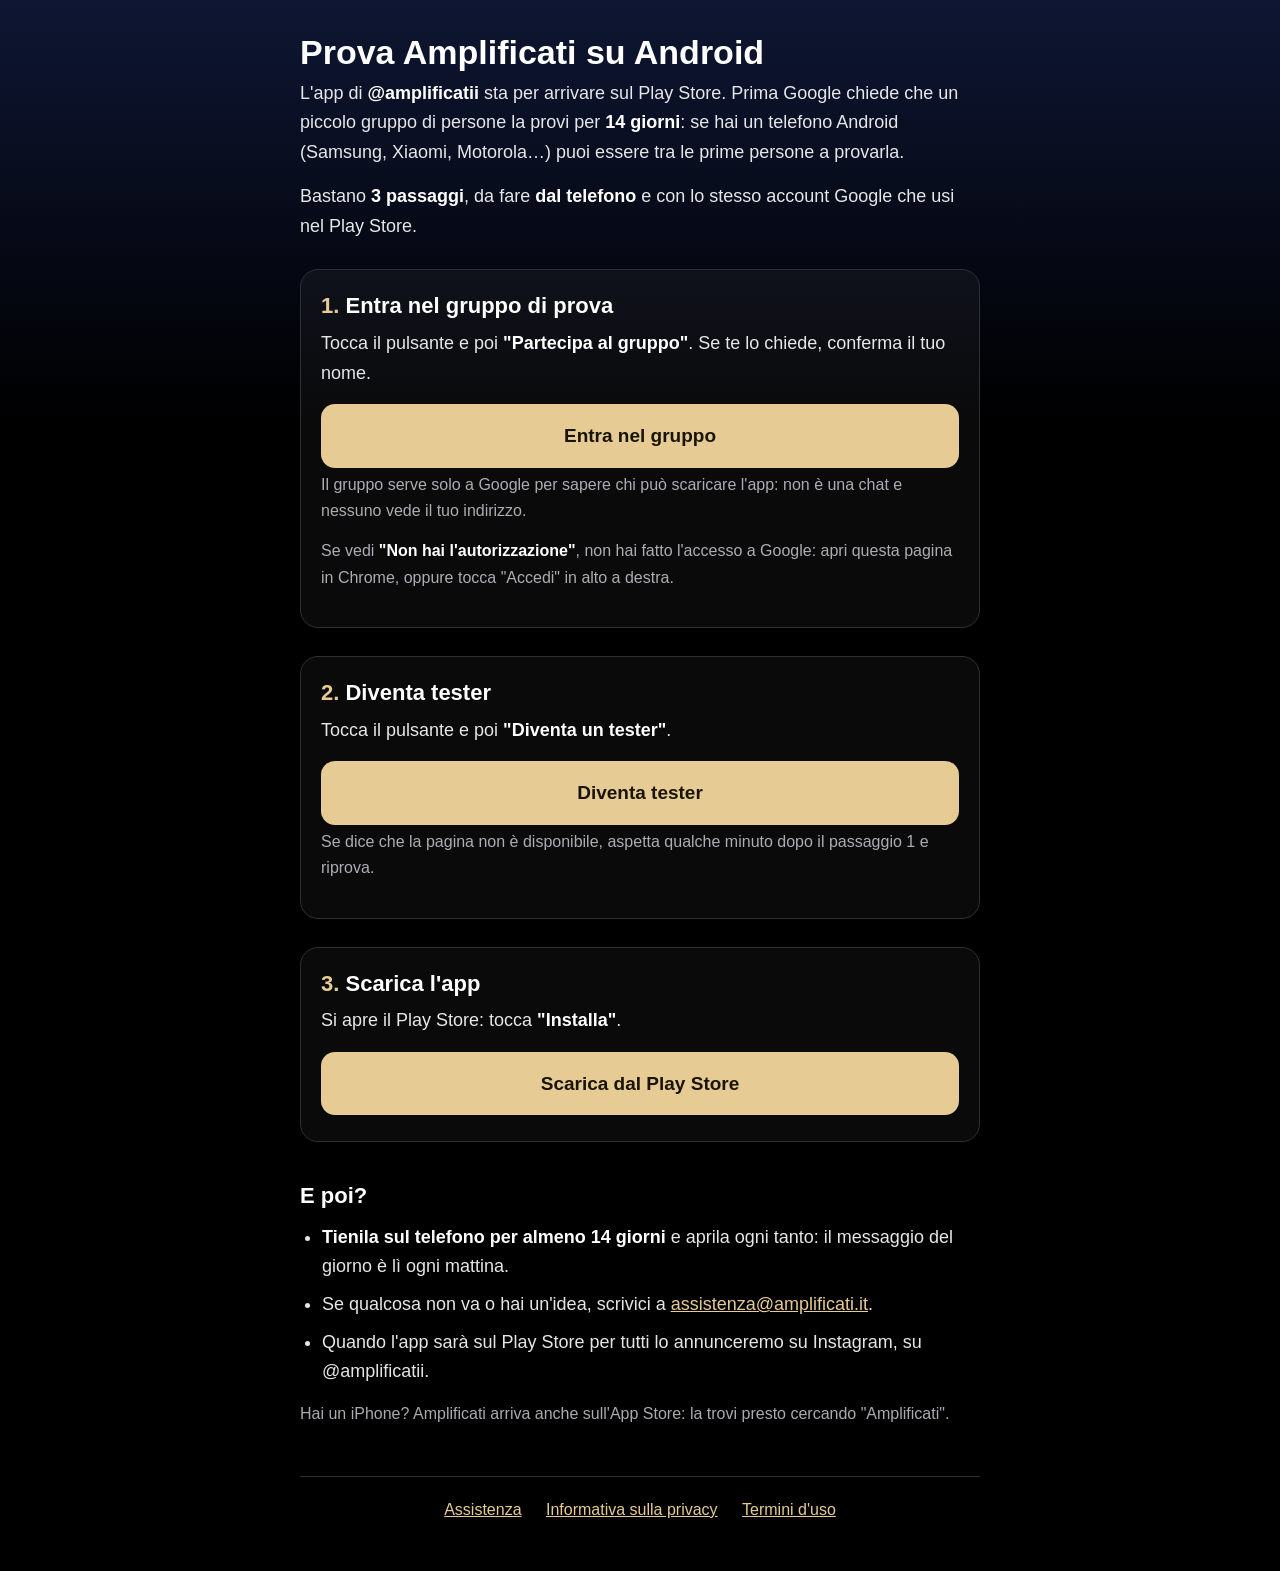
<file: tester/index.html>
<!doctype html>
<html lang="it">
<head>
  <meta charset="utf-8">
  <meta name="viewport" content="width=device-width, initial-scale=1">
  <title>Amplificati · Prova l'app su Android</title>
  <meta name="description" content="Diventa tester di Amplificati su Android: tre passaggi per scaricare l'app in anteprima dal Play Store.">
  <!-- Pagina temporanea per il test chiuso di Google Play (servono almeno 12 tester per 14 giorni): non va nei motori di ricerca. -->
  <meta name="robots" content="noindex">
  <link rel="icon" href="../icona.png">
  <link rel="stylesheet" href="../documento.css">
  <style>
    .passo { margin: 28px 0; padding: 22px 20px; border: 1px solid var(--bordo); border-radius: 18px; background: rgba(255, 255, 255, 0.04); }
    .passo h2 { margin: 0 0 8px; }
    .numero { color: var(--accento); }
    .bottone {
      display: block; margin: 16px 0 4px; padding: 16px 20px; border-radius: 14px;
      background: var(--accento); color: #1a1406; font-weight: 600; font-size: 19px; text-align: center; text-decoration: none;
    }
    .nota { color: var(--secondario); font-size: 16px; }
    /* Dentro Instagram (o Facebook, TikTok) non c'è l'account Google: il gruppo risponde "Non hai l'autorizzazione". */
    #dentro-app { display: none; margin: 0 0 28px; padding: 20px; border: 2px solid var(--accento); border-radius: 18px; }
    #dentro-app h2 { margin: 0 0 8px; }
  </style>
</head>
<body>
  <main>
    <section id="dentro-app">
      <h2>Prima apri questa pagina in Chrome</h2>
      <p>Sei dentro Instagram: qui Google non sa chi sei e il gruppo ti direbbe <strong>"Non hai l'autorizzazione"</strong>. In Chrome invece hai già il tuo account Google.</p>
      <a class="bottone" id="apri-chrome" href="#">Apri in Chrome</a>
      <p class="nota">Se non si apre: tocca i <strong>tre puntini</strong> in alto a destra e scegli <strong>"Apri in Chrome"</strong> (o "Apri nel browser").</p>
    </section>

    <h1>Prova Amplificati su Android</h1>
    <p>L'app di <strong>@amplificatii</strong> sta per arrivare sul Play Store. Prima Google chiede che un piccolo gruppo di persone la provi per <strong>14 giorni</strong>: se hai un telefono Android (Samsung, Xiaomi, Motorola…) puoi essere tra le prime persone a provarla.</p>
    <p>Bastano <strong>3 passaggi</strong>, da fare <strong>dal telefono</strong> e con lo stesso account Google che usi nel Play Store.</p>

    <section class="passo">
      <h2><span class="numero">1.</span> Entra nel gruppo di prova</h2>
      <p>Tocca il pulsante e poi <strong>"Partecipa al gruppo"</strong>. Se te lo chiede, conferma il tuo nome.</p>
      <a class="bottone" href="https://groups.google.com/g/tester-amplificati">Entra nel gruppo</a>
      <p class="nota">Il gruppo serve solo a Google per sapere chi può scaricare l'app: non è una chat e nessuno vede il tuo indirizzo.</p>
      <p class="nota">Se vedi <strong>"Non hai l'autorizzazione"</strong>, non hai fatto l'accesso a Google: apri questa pagina in Chrome, oppure tocca "Accedi" in alto a destra.</p>
    </section>

    <section class="passo">
      <h2><span class="numero">2.</span> Diventa tester</h2>
      <p>Tocca il pulsante e poi <strong>"Diventa un tester"</strong>.</p>
      <a class="bottone" href="https://play.google.com/apps/testing/it.amplificati.app">Diventa tester</a>
      <p class="nota">Se dice che la pagina non è disponibile, aspetta qualche minuto dopo il passaggio 1 e riprova.</p>
    </section>

    <section class="passo">
      <h2><span class="numero">3.</span> Scarica l'app</h2>
      <p>Si apre il Play Store: tocca <strong>"Installa"</strong>.</p>
      <a class="bottone" href="https://play.google.com/store/apps/details?id=it.amplificati.app">Scarica dal Play Store</a>
    </section>

    <h2>E poi?</h2>
    <ul>
      <li><strong>Tienila sul telefono per almeno 14 giorni</strong> e aprila ogni tanto: il messaggio del giorno è lì ogni mattina.</li>
      <li>Se qualcosa non va o hai un'idea, scrivici a <a href="mailto:assistenza@amplificati.it?subject=Prova%20Android">assistenza@amplificati.it</a>.</li>
      <li>Quando l'app sarà sul Play Store per tutti lo annunceremo su Instagram, su @amplificatii.</li>
    </ul>
    <p class="nota">Hai un iPhone? Amplificati arriva anche sull'App Store: la trovi presto cercando "Amplificati".</p>

    <footer>
      <a href="../">Assistenza</a>
      <a href="../privacy/">Informativa sulla privacy</a>
      <a href="../termini/">Termini d'uso</a>
    </footer>
  </main>
  <script>
    // Dal link nelle storie la pagina si apre nel browser interno di Instagram, senza account Google.
    // Su Android un link intent:// la riapre in Chrome; ci prova una volta da solo, poi resta il pulsante.
    (function () {
      var ua = navigator.userAgent;
      if (!/Android/i.test(ua) || !/Instagram|FBAN|FBAV|FB_IAB|musical_ly|Bytedance|TikTok/i.test(ua)) return;
      var chrome = 'intent://' + location.host + location.pathname + '#Intent;scheme=https;package=com.android.chrome;end';
      document.getElementById('dentro-app').style.display = 'block';
      document.getElementById('apri-chrome').href = chrome;
      try {
        if (sessionStorage.getItem('provato-chrome')) return;
        sessionStorage.setItem('provato-chrome', '1');
      } catch (e) { return; }
      location.href = chrome;
    })();
  </script>
</body>
</html>
</file>
<file: documento.css>
/* Stile delle pagine lunghe (Privacy, Termini): stesso cielo e stesso oro dell'app, testo grande e leggibile. */
:root {
  --sfondo: #000;
  --sfondo-alto: #0e1633;
  --bordo: #2c303b;
  --testo: #fff;
  --corpo: rgba(255, 255, 255, 0.9);
  --secondario: rgba(235, 235, 245, 0.72);
  --accento: #e6cc94;
}
* { box-sizing: border-box; }
html { -webkit-text-size-adjust: 100%; }
body {
  margin: 0;
  background: linear-gradient(180deg, var(--sfondo-alto) 0, var(--sfondo) 420px) no-repeat, var(--sfondo);
  color: var(--corpo);
  font: 18px/1.65 -apple-system, BlinkMacSystemFont, "SF Pro Text", "Segoe UI", Roboto, Helvetica, Arial, sans-serif;
}
main { max-width: 720px; margin: 0 auto; padding: 32px 20px 48px; }
.indietro { margin: 0 0 28px; font-size: 16px; }
.indietro a { text-decoration: none; }
h1 { color: var(--testo); font-size: 34px; line-height: 1.2; margin: 0 0 6px; }
.data { color: var(--secondario); font-size: 16px; margin: 0 0 28px; }
h2 { color: var(--testo); font-size: 22px; line-height: 1.3; margin: 40px 0 12px; }
p { margin: 0 0 14px; }
ul { margin: 0 0 14px; padding-left: 22px; }
li { margin-bottom: 8px; }
strong { color: var(--testo); font-weight: 600; }
a { color: var(--accento); }
a:focus-visible { outline: 3px solid var(--accento); outline-offset: 3px; }
footer {
  margin-top: 48px; padding-top: 20px; border-top: 1px solid var(--bordo);
  font-size: 16px; text-align: center;
}
footer a { margin: 0 10px; }
@media (max-width: 420px) {
  h1 { font-size: 30px; }
}
</file>
